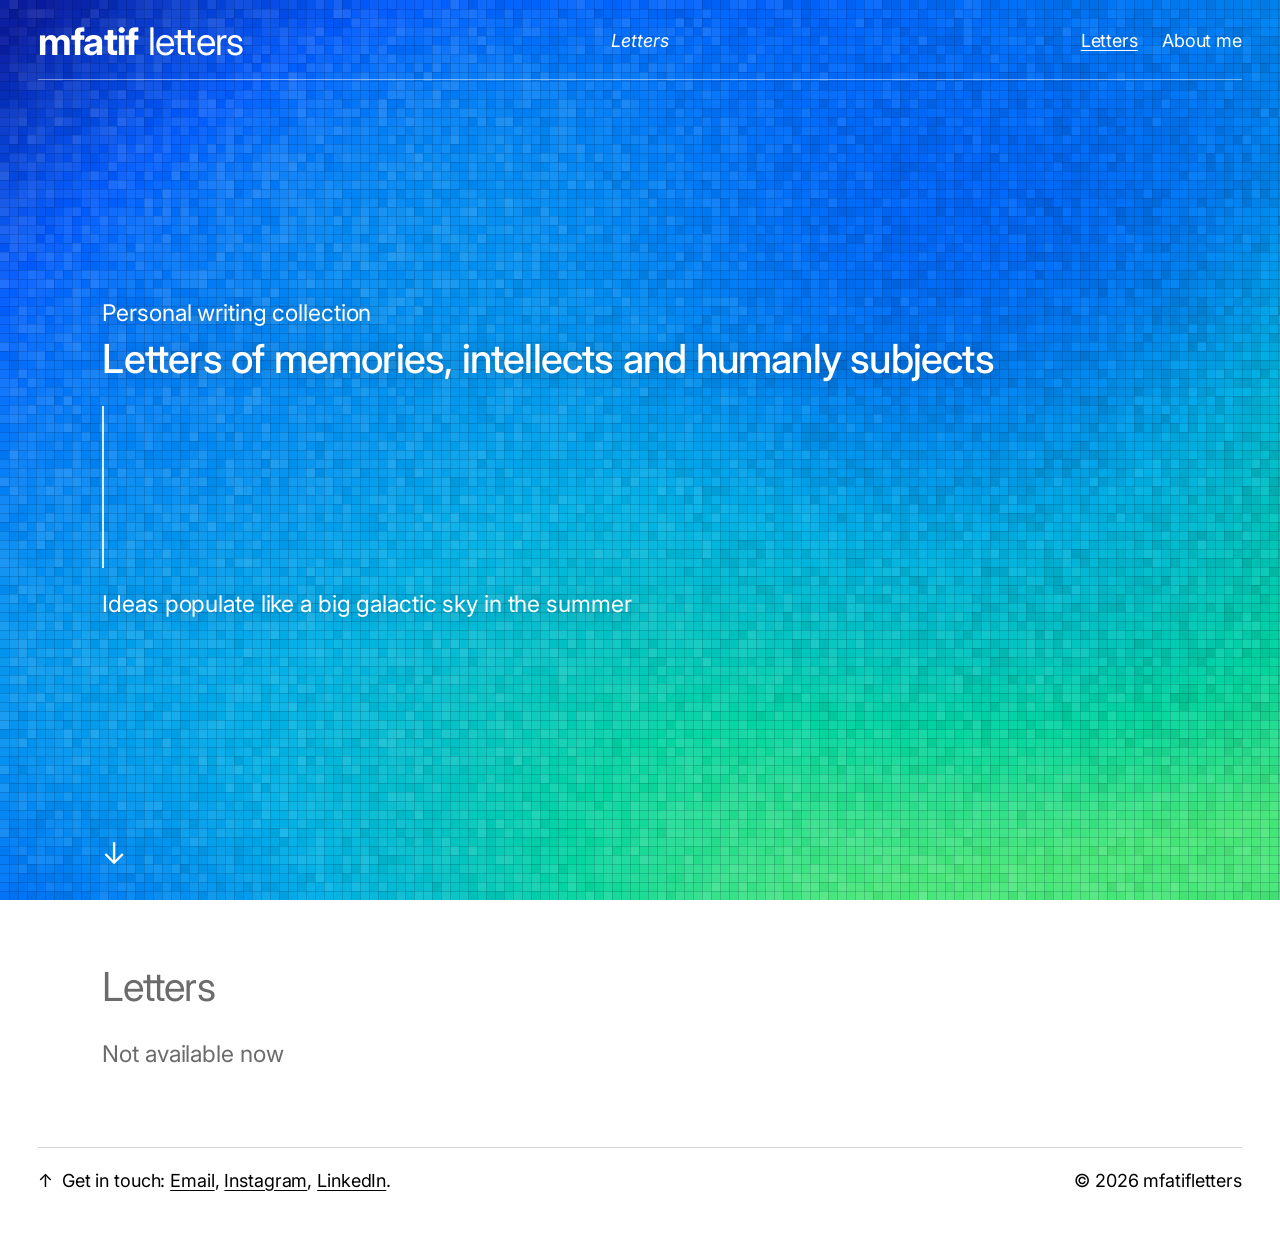
<file: index.html>
<!doctype html>
<html lang="en">
<head>
  <meta charset="utf-8">
  <meta name="viewport" content="width=device-width, initial-scale=1">
  <title>mfatifletters</title>
  <link rel="preconnect" href="https://fonts.googleapis.com">
  <link rel="preconnect" href="https://fonts.gstatic.com" crossorigin>
  <link href="https://fonts.googleapis.com/css2?family=Inter:ital,wght@0,400;0,500;0,700;1,400&display=swap" rel="stylesheet">
  <link rel="stylesheet" href="assets/style.css?v=202610271740">
</head>
<body id="top">
  <section class="hero">
    <canvas aria-hidden="true"></canvas>
    <header class="top">
      <a class="name" href="index.html"><b>mfatif</b> letters</a>
      <span class="crumb">Letters</span>
      <nav class="menu">
        <a href="index.html#letters" class="active">Letters</a>
        <a href="about.html">About me</a>
      </nav>
    </header>
    <div class="hero-text">
      <p class="kicker">Personal writing collection</p>
      <h1>Letters of memories, intellects and humanly subjects</h1>
      <span class="hero-rule" aria-hidden="true"></span>
      <p>Ideas populate like a big galactic sky in the summer</p>
    </div>
    <a class="hero-down" href="#letters" aria-label="Scroll to letters">&darr;</a>
  </section>

  <main class="rundown" id="letters">
    <h2>Letters</h2>
    <!-- One line per piece of writing, newest first, e.g.
         <li><a href="letters/example-project.html">Title of the piece</a></li>
         Remove the "Not available now" line when the first piece goes up. -->
    <ul>
      <li class="none">Not available now</li>
    </ul>
  </main>

  <footer class="foot">
    <span><a href="#top" aria-label="Back to top">&uarr;</a>&ensp;Get in touch: <a href="mailto:fatif_yakat@hotmail.com">Email</a>, <a href="https://www.instagram.com/rastafatifh/" target="_blank" rel="noopener">Instagram</a>, <a href="https://www.linkedin.com/in/fatif-yakat-3398b2253/" target="_blank" rel="noopener">LinkedIn</a>.</span>
    <span>&copy; 2026 mfatifletters</span>
  </footer>
  <script src="assets/hero.js?v=202610271740"></script>
</body>
</html>
</file>
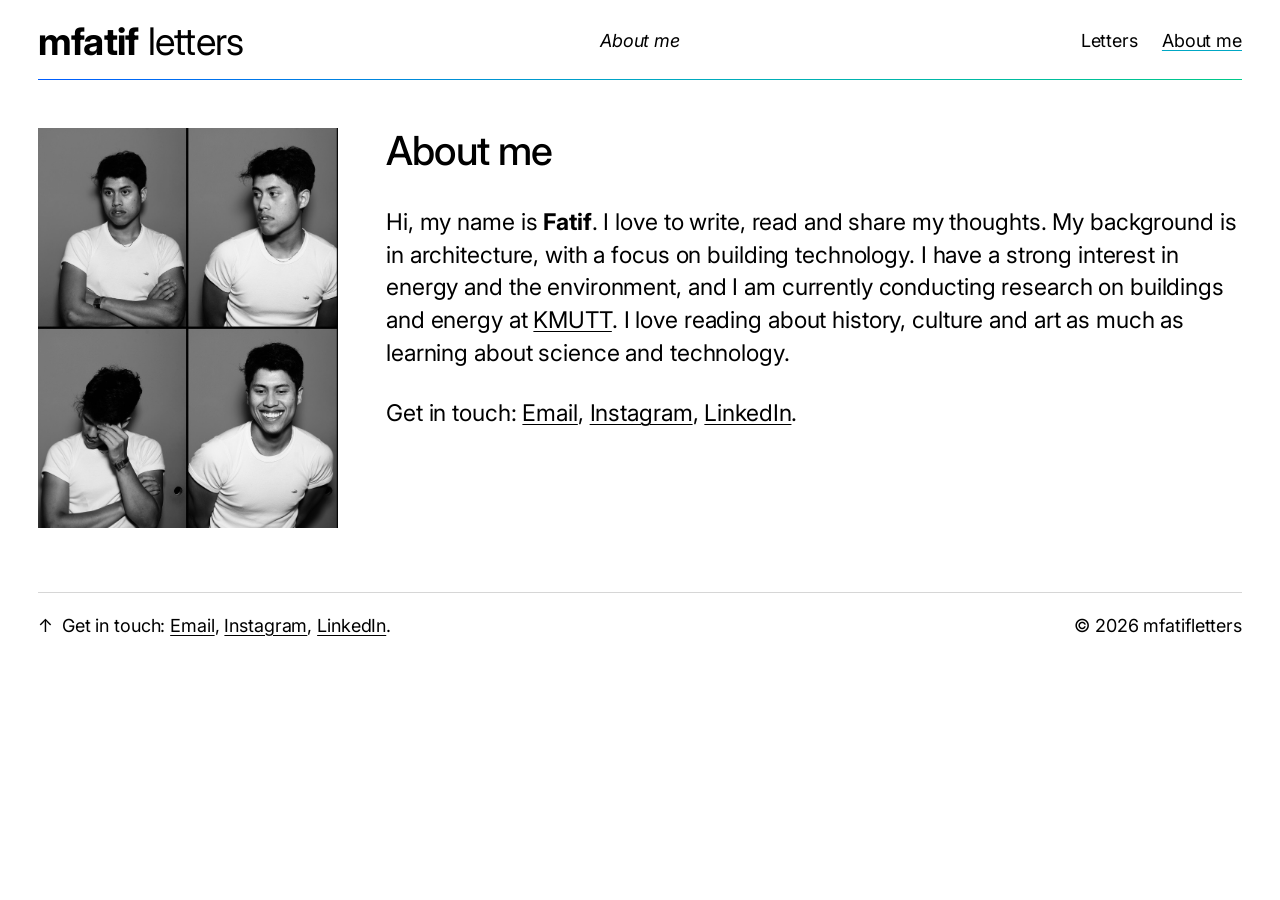
<file: about.html>
<!doctype html>
<html lang="en">
<head>
  <meta charset="utf-8">
  <meta name="viewport" content="width=device-width, initial-scale=1">
  <title>About me — mfatifletters</title>
  <link rel="preconnect" href="https://fonts.googleapis.com">
  <link rel="preconnect" href="https://fonts.gstatic.com" crossorigin>
  <link href="https://fonts.googleapis.com/css2?family=Inter:ital,wght@0,400;0,500;0,700;1,400&display=swap" rel="stylesheet">
  <link rel="stylesheet" href="assets/style.css?v=202610271740">
</head>
<body id="top">
  <header class="top">
    <a class="name" href="index.html"><b>mfatif</b> letters</a>
    <span class="crumb">About me</span>
    <nav class="menu">
      <a href="index.html#letters">Letters</a>
      <a href="about.html" class="active">About me</a>
    </nav>
  </header>

  <main class="layout about">
    <aside class="side">
      <div class="portrait"><img src="assets/portrait.jpg" alt="Portrait of M. Fatif Yakad" onerror="this.remove()"></div>
    </aside>
    <div class="body">
      <h1>About me</h1>
      <p>
        Hi, my name is <b>Fatif</b>.
        I love to write, read and share my thoughts.
        My background is in architecture, with a focus on building technology.
        I have a strong interest in energy and the environment, and I am currently conducting research on buildings and energy at <a href="https://www.kmutt.ac.th/en/">KMUTT</a>.
        I love reading about history, culture and art as much as learning about science and technology.
      </p>
      <p>Get in touch: <a href="mailto:fatif_yakat@hotmail.com">Email</a>, <a href="https://www.instagram.com/rastafatifh/" target="_blank" rel="noopener">Instagram</a>, <a href="https://www.linkedin.com/in/fatif-yakat-3398b2253/" target="_blank" rel="noopener">LinkedIn</a>.</p>
    </div>
  </main>

  <footer class="foot">
    <span><a href="#top" aria-label="Back to top">&uarr;</a>&ensp;Get in touch: <a href="mailto:fatif_yakat@hotmail.com">Email</a>, <a href="https://www.instagram.com/rastafatifh/" target="_blank" rel="noopener">Instagram</a>, <a href="https://www.linkedin.com/in/fatif-yakat-3398b2253/" target="_blank" rel="noopener">LinkedIn</a>.</span>
    <span>&copy; 2026 mfatifletters</span>
  </footer>
</body>
</html>
</file>
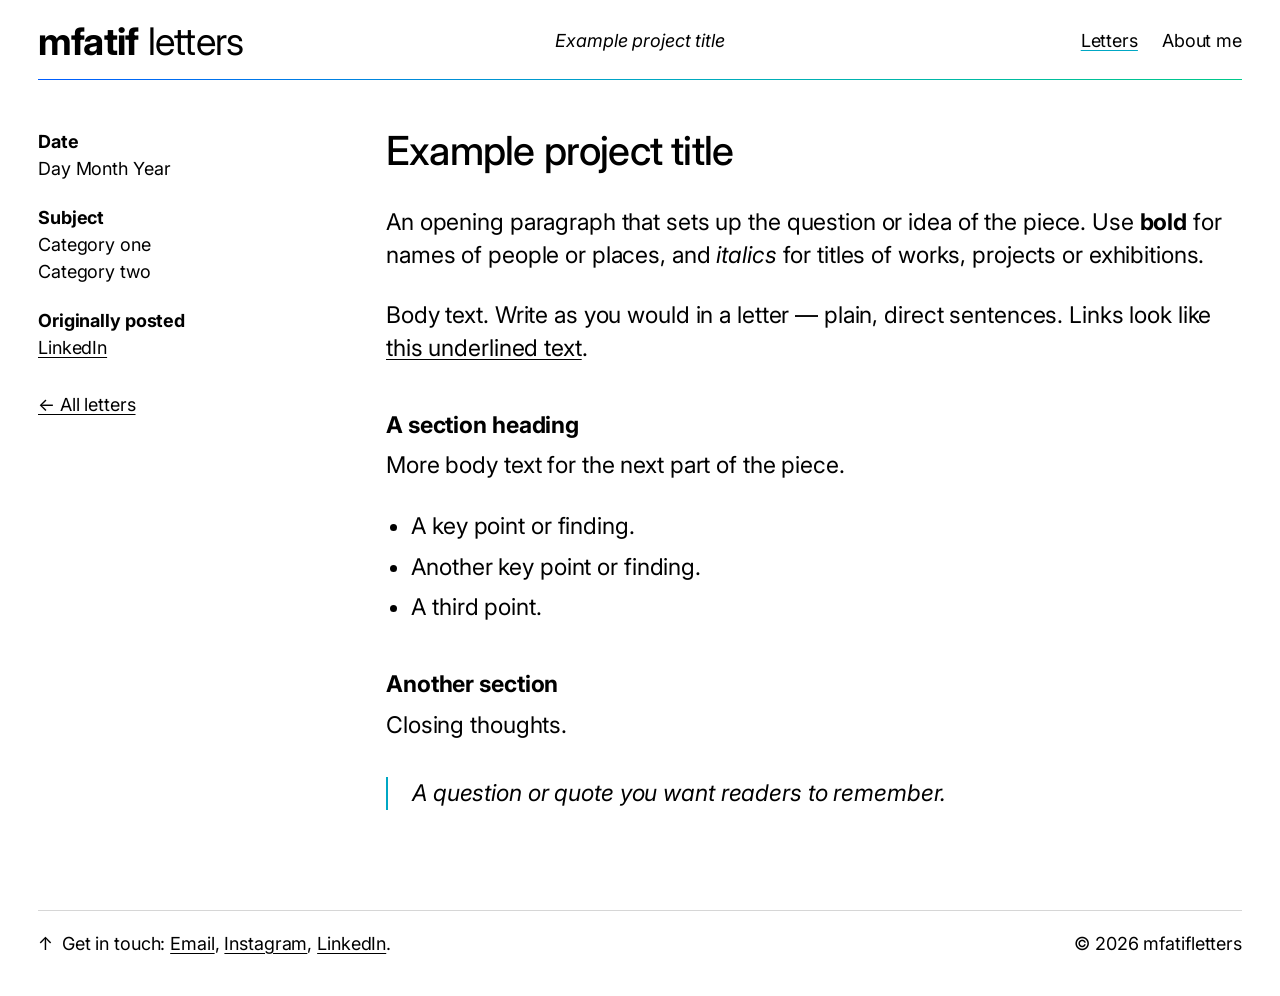
<file: letters/example-project.html>
<!doctype html>
<html lang="en">
<head>
  <meta charset="utf-8">
  <meta name="viewport" content="width=device-width, initial-scale=1">
  <title>Example project — mfatifletters</title>
  <link rel="preconnect" href="https://fonts.googleapis.com">
  <link rel="preconnect" href="https://fonts.gstatic.com" crossorigin>
  <link href="https://fonts.googleapis.com/css2?family=Inter:ital,wght@0,400;0,500;0,700;1,400&display=swap" rel="stylesheet">
  <link rel="stylesheet" href="../assets/style.css?v=202610271740">
</head>
<body id="top">
  <header class="top">
    <a class="name" href="../index.html"><b>mfatif</b> letters</a>
    <span class="crumb">Example project title</span>
    <nav class="menu">
      <a href="../index.html#letters" class="active">Letters</a>
      <a href="../about.html">About me</a>
    </nav>
  </header>

  <!-- Template for one piece of writing. Copy this file to letters/<new-name>.html for each new piece. -->
  <main class="layout">
    <aside class="side">
      <dl>
        <dt>Date</dt><dd>Day Month Year</dd>
        <dt>Subject</dt><dd>Category one<br>Category two</dd>
        <dt>Originally posted</dt><dd><a href="#">LinkedIn</a></dd>
      </dl>
      <a class="back" href="../index.html#letters">&larr; All letters</a>
    </aside>
    <article class="body">
      <h1>Example project title</h1>
      <p>An opening paragraph that sets up the question or idea of the piece. Use <b>bold</b> for names of people or places, and <i>italics</i> for titles of works, projects or exhibitions.</p>
      <p>Body text. Write as you would in a letter &mdash; plain, direct sentences. Links look like <a href="#">this underlined text</a>.</p>

      <h2>A section heading</h2>
      <p>More body text for the next part of the piece.</p>
      <ul>
        <li>A key point or finding.</li>
        <li>Another key point or finding.</li>
        <li>A third point.</li>
      </ul>

      <h2>Another section</h2>
      <p>Closing thoughts.</p>
      <blockquote>A question or quote you want readers to remember.</blockquote>
    </article>
  </main>

  <footer class="foot">
    <span><a href="#top" aria-label="Back to top">&uarr;</a>&ensp;Get in touch: <a href="mailto:fatif_yakat@hotmail.com">Email</a>, <a href="https://www.instagram.com/rastafatifh/" target="_blank" rel="noopener">Instagram</a>, <a href="https://www.linkedin.com/in/fatif-yakat-3398b2253/" target="_blank" rel="noopener">LinkedIn</a>.</span>
    <span>&copy; 2026 mfatifletters</span>
  </footer>
</body>
</html>
</file>
<file: assets/style.css>
/* mfatifletters — e-flux-style type and layout: black & white with a touch of blue → green */
:root {
  --ink: #000;
  --paper: #fff;
  --grey: #6b6b6b;
  --line: #d6d6d6;
  --empty: #eee;
  --blue: #005cff;
  --teal: #00a7c4;
  --green: #00c98a;
  --accent: linear-gradient(90deg, var(--blue), var(--teal), var(--green));
  --gutter: 38px;
  --side: 300px;          /* left details column */
  --body: 1120px;         /* max width of the main text column */
  --lean: max(var(--gutter), 8vw); /* left edge of the hero text and Letters list */
  --sans: "Inter", "Helvetica Neue", Helvetica, Arial, sans-serif;
}

* { box-sizing: border-box; }

html { scroll-behavior: smooth; }
html, body {
  margin: 0;
  background: var(--paper);
  color: var(--ink);
  font-family: var(--sans);
  font-size: 23px;
  font-weight: 400;
  line-height: 1.42;
  letter-spacing: -0.005em;
}

a { color: inherit; text-decoration: underline; text-decoration-thickness: 1px; text-underline-offset: 3px; }
a:hover { color: var(--blue); text-decoration-color: var(--green); }
b, strong { font-weight: 700; }

/* Header: "mfatif letters" left, current page in italics centre, menu right */
.top {
  display: grid; grid-template-columns: 1fr auto 1fr; align-items: center; gap: 12px 24px;
  padding: 22px var(--gutter) 20px;
  background: var(--paper);
  position: sticky; top: 0; z-index: 10;
}
.top::after { content: ""; position: absolute; left: var(--gutter); right: var(--gutter); bottom: 0; height: 1px; background: var(--accent); }
.name { font-size: 38px; line-height: 1; letter-spacing: -0.02em; text-decoration: none; white-space: nowrap; }
.name b { font-weight: 700; }
.name:hover { color: inherit; }
.crumb { font-size: 18px; font-style: italic; text-align: center; }
.menu { justify-self: end; display: flex; gap: 24px; font-size: 18px; }
.menu a { text-decoration: none; }
.menu a.active, .menu a:hover { text-decoration: underline; text-decoration-color: var(--teal); }

/* Two-column layout: details on the left, text on the right */
.layout {
  display: grid; grid-template-columns: var(--side) minmax(0, var(--body));
  gap: 48px; padding: 48px var(--gutter) 64px;
}
.side { font-size: 18px; line-height: 1.5; }
.side h2, .side dt { font-size: 18px; font-weight: 700; margin: 0; }
.side dl { margin: 0; }
.side dd { margin: 0 0 22px; }
.side .back { display: inline-block; margin-top: 8px; }

/* Main text */
.body > :first-child { margin-top: 0; }
.body h1 { font-size: 40px; font-weight: 500; line-height: 1.15; letter-spacing: -0.02em; margin: 0 0 32px; }
.body h2 { font-size: 23px; font-weight: 700; margin: 44px 0 8px; }
.body p { margin: 0 0 28px; }
.body ul { margin: 0 0 28px; padding-left: 1.1em; }
.body li { margin-bottom: 8px; }
.body blockquote { margin: 36px 0; padding-left: 24px; border-left: 2px solid var(--teal); font-style: italic; }

/* Letters run-down (main page): a heading and one underlined line per piece */
.rundown { padding: 64px var(--gutter) 72px var(--lean); }
.rundown h2 { font-size: 40px; font-weight: 400; color: var(--grey); letter-spacing: -0.02em; line-height: 1.15; margin: 0 0 28px; }
.rundown ul { list-style: none; margin: 0; padding: 0; }
.rundown li { margin: 0 0 4px; }
.rundown .none { color: var(--grey); }

/* About page portrait */
.portrait { aspect-ratio: 3 / 4; background: var(--empty); position: relative; overflow: hidden; }
.portrait:empty::after {
  content: "Portrait"; position: absolute; inset: 0; display: flex; align-items: center; justify-content: center;
  font-size: 16px; color: var(--grey);
}
.portrait img { width: 100%; height: 100%; object-fit: cover; display: block; filter: grayscale(1); }

/* Footer */
.foot {
  display: flex; justify-content: space-between; flex-wrap: wrap; gap: 12px;
  margin: 0 var(--gutter); padding: 20px 0 40px; border-top: 1px solid var(--line); font-size: 18px;
}
.foot a { text-decoration: underline; }
.foot a[href="#top"] { text-decoration: none; }

/* Full-screen tile visual (main page) */
.hero {
  position: relative; min-height: 100vh; min-height: 100svh; overflow: hidden;
  background: linear-gradient(120deg, #0a1ca0, #005cff, #00b0e6, #00d4a0);
  color: #fff; display: flex; flex-direction: column; cursor: pointer;
}
.hero canvas { position: absolute; inset: 0; display: block; }
.hero > :not(canvas) { position: relative; }
.hero a { color: #fff; }
.hero .top { position: relative; background: none; }
.hero .top::after { background: rgba(255, 255, 255, .45); }
.hero .menu a.active, .hero .menu a:hover { text-decoration-color: #fff; }
.hero-text {
  margin: auto 0; padding: 40px var(--gutter) 40px var(--lean);
  max-width: calc(var(--lean) + 1200px);
  text-shadow: 0 1px 18px rgba(0, 10, 50, .3); cursor: auto;
}
.hero-text .kicker { margin: 0 0 6px; }
.hero-text h1 { font-size: 40px; font-weight: 500; line-height: 1.15; letter-spacing: -0.02em; margin: 0; }
.hero-rule { display: block; width: 2px; height: clamp(90px, 18vh, 170px); background: rgba(255, 255, 255, .85); margin: 24px 0 20px; }
.hero-text p { margin: 0; }
.hero-down { align-self: flex-start; margin: 0 0 32px var(--lean); font-size: 30px; line-height: 1; text-decoration: none; }
.hero-down:hover { transform: translateY(3px); }

@media (max-width: 1100px) {
  :root { --side: 220px; }
}
@media (max-width: 800px) {
  :root { --gutter: 18px; }
  html, body { font-size: 19px; }
  .top { grid-template-columns: 1fr auto; }
  .crumb { display: none; }
  .name { font-size: 28px; }
  .menu { font-size: 16px; gap: 18px; }
  .layout { grid-template-columns: minmax(0, 1fr); gap: 28px; padding-top: 32px; }
  .side dd { margin-bottom: 12px; }
  .body h1, .hero-text h1 { font-size: 30px; }
  .rundown h2 { font-size: 30px; }
  .about .portrait { max-width: 260px; }
}
</file>
